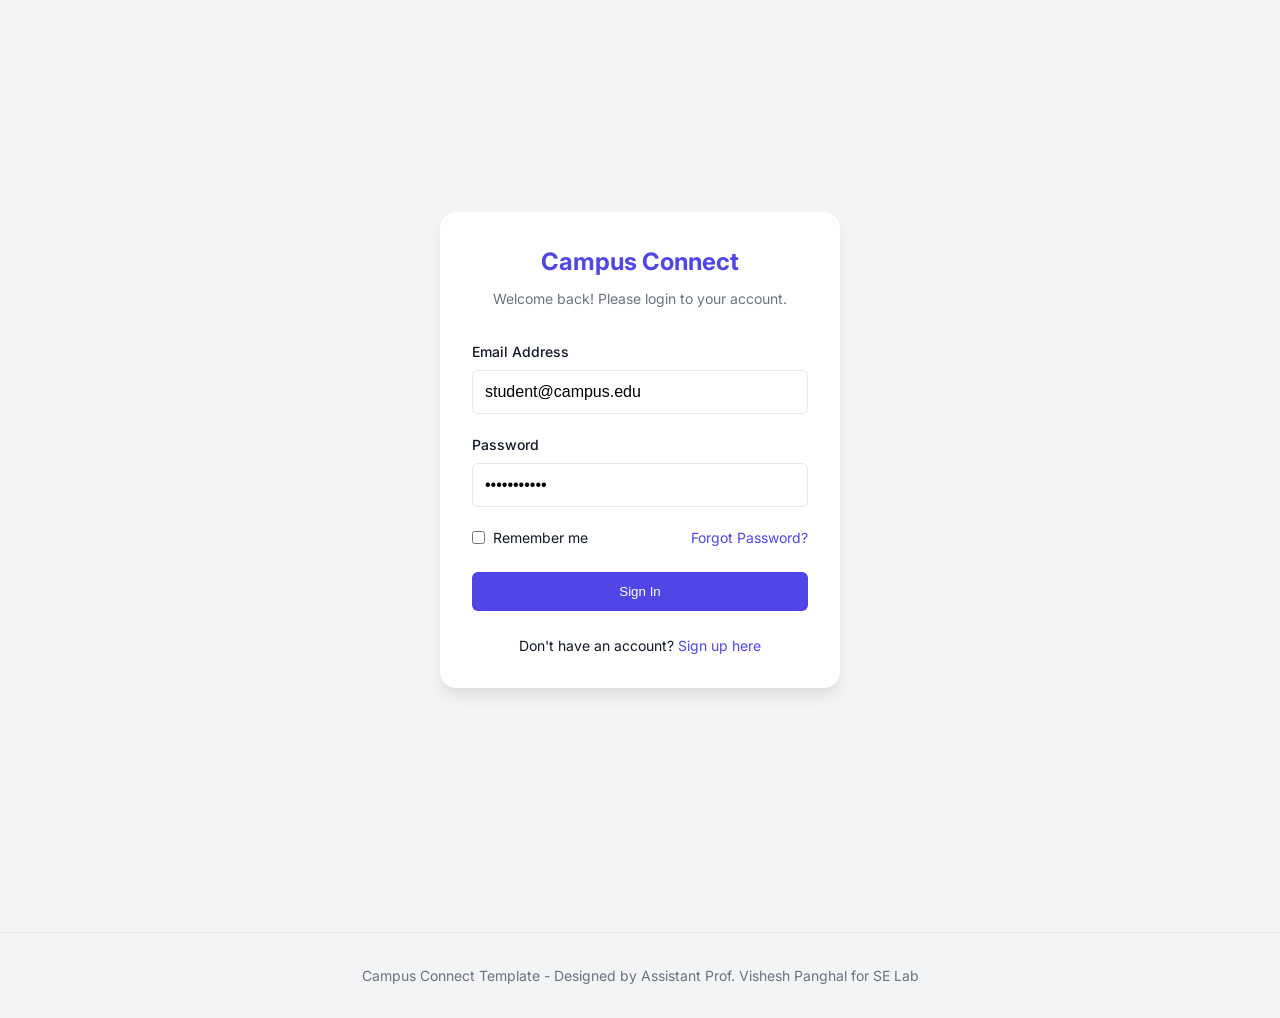
<file: campus_connect_templates/index.html>
<!DOCTYPE html>
<!-- SE Lab Template provided by Assistant Prof. Vishesh Panghal -->
<html lang="en">
<head>
    <meta charset="UTF-8">
    <meta name="viewport" content="width=device-width, initial-scale=1.0">
    <title>Campus Connect - Login</title>
    <link rel="stylesheet" href="style.css">
    <link href="https://fonts.googleapis.com/css2?family=Inter:wght@400;500;600;700&display=swap" rel="stylesheet">
    <script src="script.js" defer></script>
</head>
<body>
    <div class="auth-container">
        <div class="auth-card">
            <div class="auth-header">
                <h1>Campus Connect</h1>
                <p>Welcome back! Please login to your account.</p>
            </div>

            <div class="message-box" data-testid="message-box" hidden></div>
            
            <form id="loginForm" class="auth-form">
                <div class="form-group">
                    <label for="email">Email Address</label>
                    <input type="email" id="email" name="email" value="student@campus.edu" placeholder="student@campus.edu" required data-testid="email-input">
                    <span class="error-message" id="emailError">Please enter a valid email.</span>
                </div>
                
                <div class="form-group">
                    <label for="password">Password</label>
                    <input type="password" id="password" name="password" value="password123" placeholder="••••••••" required minlength="8" data-testid="password-input">
                    <span class="error-message" id="passwordError">Password must be at least 8 characters.</span>
                </div>
                
                <div class="form-actions">
                    <div class="checkbox-group">
                        <input type="checkbox" id="remember" name="remember" data-testid="remember-checkbox">
                        <label for="remember">Remember me</label>
                    </div>
                    <a href="#" class="forgot-link">Forgot Password?</a>
                </div>
                
                <button type="submit" class="btn btn-primary btn-block" data-testid="login-button">Sign In</button>
                
                <div class="auth-footer">
                    <p>Don't have an account? <a href="#" id="showRegister" data-testid="show-register">Sign up here</a></p>
                </div>
            </form>

            <form id="registerForm" class="auth-form" hidden>
                <div class="form-group">
                    <label for="fullName">Full Name</label>
                    <input type="text" id="fullName" name="fullName" placeholder="Student Name" required data-testid="register-name">
                </div>

                <div class="form-group">
                    <label for="registerEmail">Email Address</label>
                    <input type="email" id="registerEmail" name="registerEmail" placeholder="newstudent@campus.edu" required data-testid="register-email">
                </div>

                <div class="form-group">
                    <label for="registerPassword">Password</label>
                    <input type="password" id="registerPassword" name="registerPassword" placeholder="Minimum 8 characters" required minlength="8" data-testid="register-password">
                </div>

                <button type="submit" class="btn btn-primary btn-block" data-testid="register-button">Create Account</button>

                <div class="auth-footer">
                    <p>Already registered? <a href="#" id="showLogin" data-testid="show-login">Back to login</a></p>
                </div>
            </form>
        </div>
    </div>

    <!-- Forgot Password Modal -->
    <div id="forgotModal" class="modal" aria-hidden="true">
        <div class="modal-content card">
            <div class="modal-header">
                <h2>Reset Password</h2>
                <span class="close" data-testid="close-forgot-modal">&times;</span>
            </div>
            <p style="color: var(--text-muted); font-size: 0.875rem; margin-bottom: 1rem;">
                Enter your registered campus email to receive instructions to reset your account password.
            </p>
            <form id="forgotForm" class="auth-form">
                <div class="form-group">
                    <label for="resetEmail">Campus Email</label>
                    <input type="email" id="resetEmail" name="resetEmail" placeholder="student@campus.edu" required>
                </div>
                <button type="submit" class="btn btn-primary btn-block">Send Reset Link</button>
            </form>
        </div>
    </div>

    <footer class="site-footer">
        <p>Campus Connect Template - Designed by Assistant Prof. Vishesh Panghal for SE Lab</p>
    </footer>
</body>
</html>
</file>
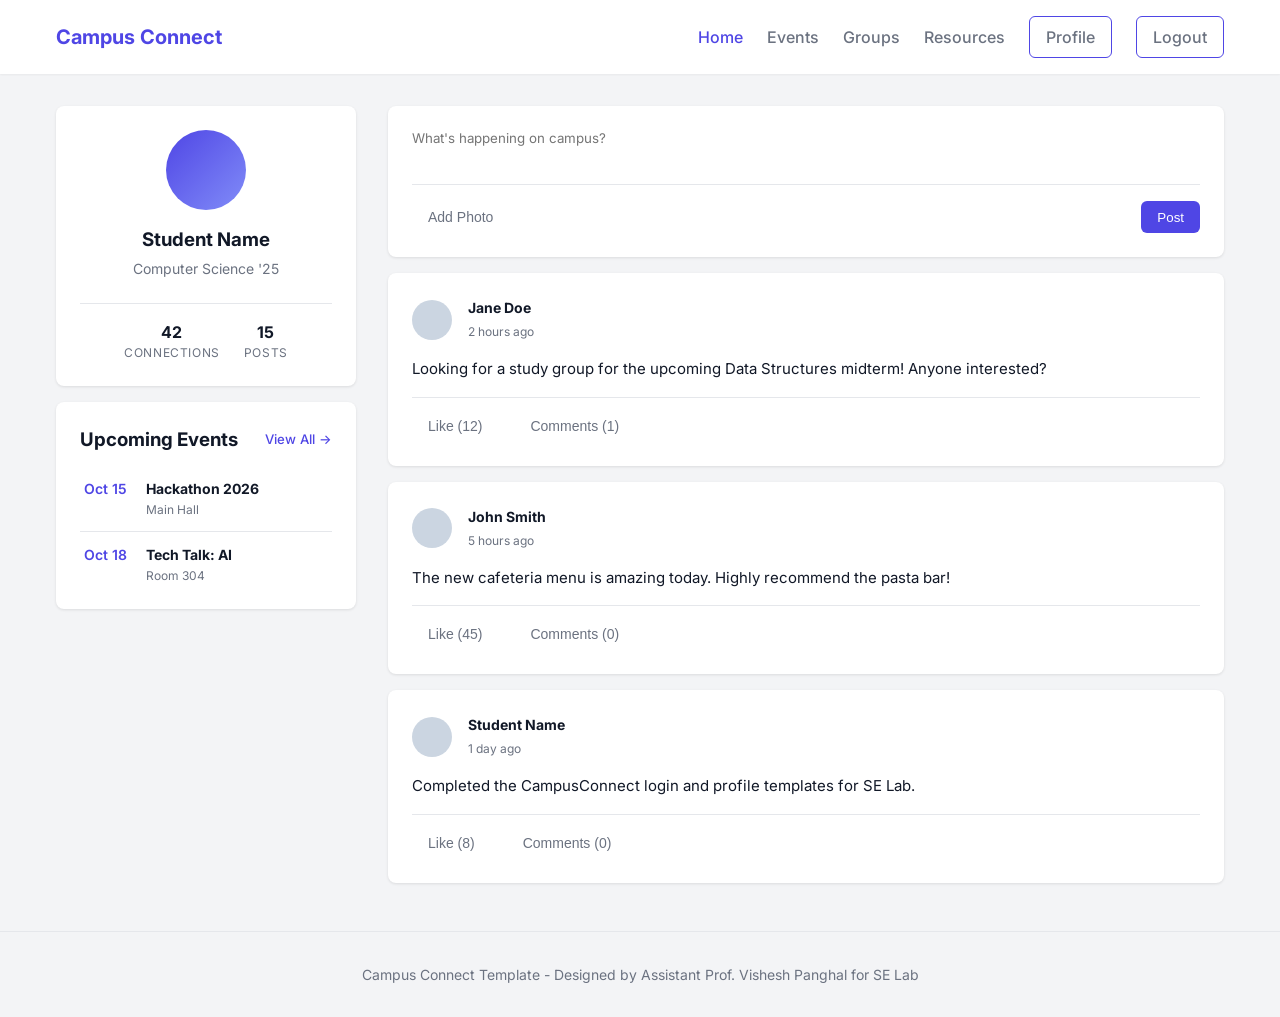
<file: campus_connect_templates/dashboard.html>
<!DOCTYPE html>
<!-- SE Lab Template provided by Assistant Prof. Vishesh Panghal -->
<html lang="en">
<head>
    <meta charset="UTF-8">
    <meta name="viewport" content="width=device-width, initial-scale=1.0">
    <title>Campus Connect - Dashboard</title>
    <link rel="stylesheet" href="style.css">
    <link href="https://fonts.googleapis.com/css2?family=Inter:wght@400;500;600;700&display=swap" rel="stylesheet">
    <script src="script.js" defer></script>
</head>
<body class="bg-light">
    <nav class="navbar">
        <div class="nav-container">
            <h2 class="logo">Campus Connect</h2>
            <div class="nav-links">
                <a href="dashboard.html" class="active">Home</a>
                <a href="events.html" data-testid="nav-events">Events</a>
                <a href="groups.html" data-testid="nav-groups">Groups</a>
                <a href="resources.html" data-testid="nav-resources">Resources</a>
                <a href="profile.html" class="btn btn-outline" data-testid="nav-profile">Profile</a>
                <a href="index.html" class="btn btn-outline" data-testid="nav-logout">Logout</a>
            </div>
        </div>
    </nav>

    <main class="dashboard-container">
        <!-- Sidebar -->
        <aside class="sidebar">
            <div class="card profile-summary">
                <div class="avatar-placeholder"></div>
                <h3 data-current-user>Student Name</h3>
                <p data-current-department>Computer Science '25</p>
                <div class="stats">
                    <div><strong>42</strong><span>Connections</span></div>
                    <div><strong>15</strong><span>Posts</span></div>
                </div>
            </div>
            
            <div class="card upcoming-events">
                <div style="display: flex; justify-content: space-between; align-items: center; margin-bottom: 0.75rem;">
                    <h3>Upcoming Events</h3>
                    <a href="events.html" style="font-size: 0.825rem; font-weight: 500;">View All &rarr;</a>
                </div>
                <ul class="event-list" data-testid="event-list">
                    <li>
                        <div class="event-date">Oct 15</div>
                        <div class="event-details">
                            <h4>Hackathon 2026</h4>
                            <p>Main Hall</p>
                        </div>
                    </li>
                    <li>
                        <div class="event-date">Oct 18</div>
                        <div class="event-details">
                            <h4>Tech Talk: AI</h4>
                            <p>Room 304</p>
                        </div>
                    </li>
                </ul>
            </div>
        </aside>

        <!-- Main Feed -->
        <section class="feed">
            <div class="message-box" data-testid="message-box" hidden></div>

            <div class="card create-post">
                <form id="postForm">
                    <textarea placeholder="What's happening on campus?" required data-testid="post-input"></textarea>
                    <div class="post-actions">
                        <button type="button" class="btn btn-text">Add Photo</button>
                        <button type="submit" class="btn btn-primary" data-testid="post-submit">Post</button>
                    </div>
                </form>
            </div>

            <div class="post-feed" data-testid="post-feed">
                <!-- Posts are rendered from script.js mock data. -->
            </div>
        </section>
    </main>

    <footer class="site-footer">
        <p>Campus Connect Template - Designed by Assistant Prof. Vishesh Panghal for SE Lab</p>
    </footer>
</body>
</html>
</file>
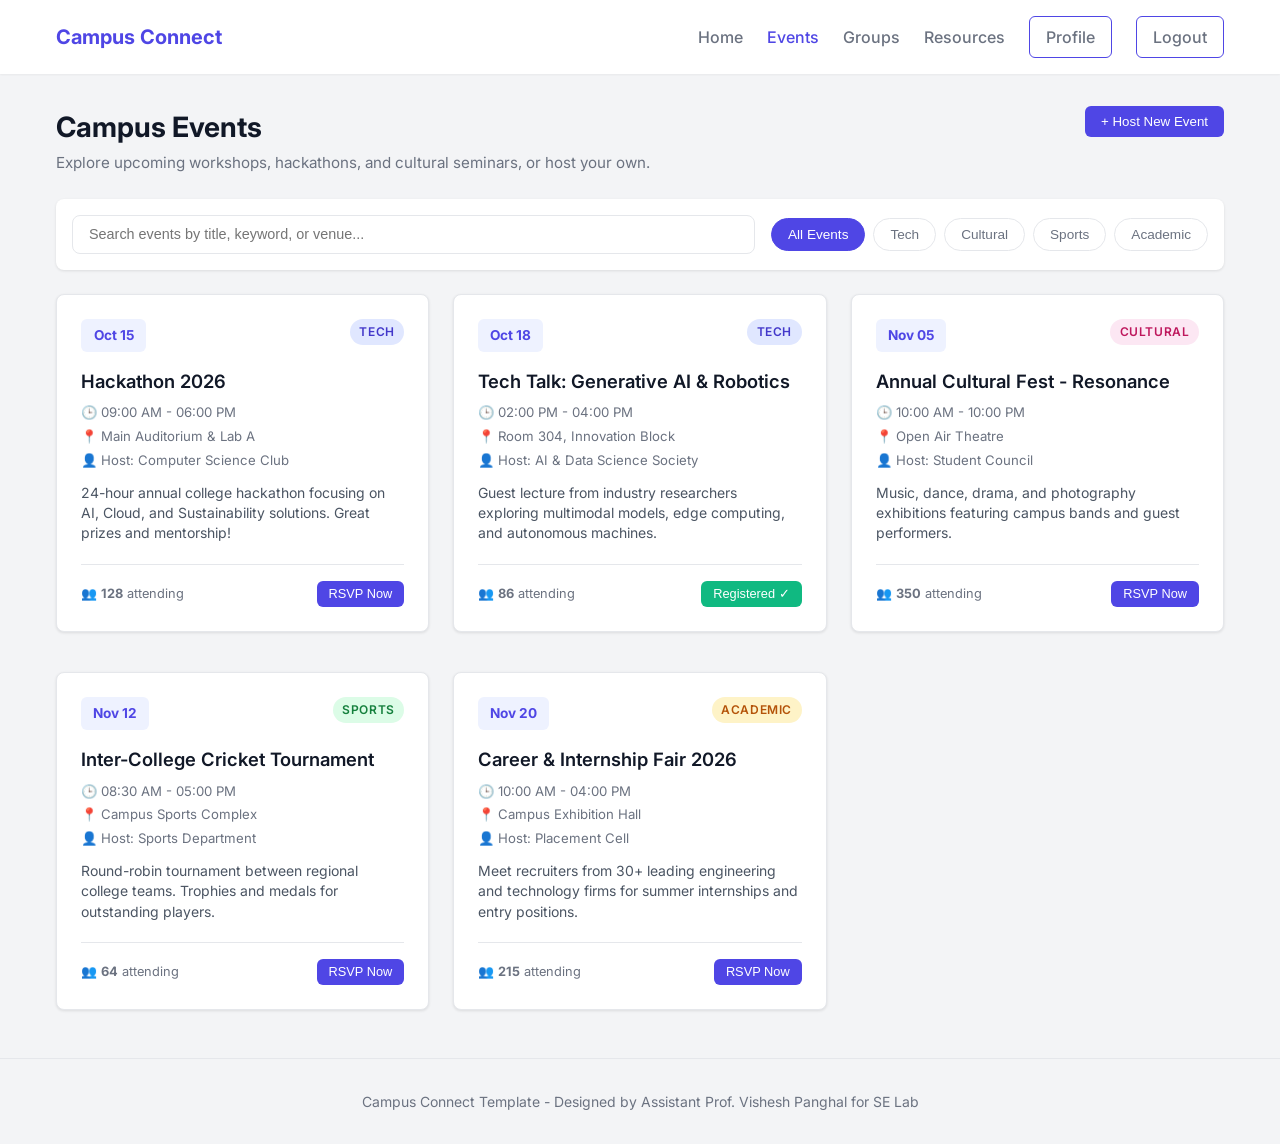
<file: campus_connect_templates/events.html>
<!DOCTYPE html>
<!-- SE Lab Template provided by Assistant Prof. Vishesh Panghal -->
<html lang="en">
<head>
    <meta charset="UTF-8">
    <meta name="viewport" content="width=device-width, initial-scale=1.0">
    <title>Campus Connect - Events</title>
    <link rel="stylesheet" href="style.css">
    <link href="https://fonts.googleapis.com/css2?family=Inter:wght@400;500;600;700&display=swap" rel="stylesheet">
    <script src="script.js" defer></script>
</head>
<body class="bg-light">
    <nav class="navbar">
        <div class="nav-container">
            <h2 class="logo">Campus Connect</h2>
            <div class="nav-links">
                <a href="dashboard.html">Home</a>
                <a href="events.html" class="active" data-testid="nav-events">Events</a>
                <a href="groups.html" data-testid="nav-groups">Groups</a>
                <a href="resources.html" data-testid="nav-resources">Resources</a>
                <a href="profile.html" class="btn btn-outline" data-testid="nav-profile">Profile</a>
                <a href="index.html" class="btn btn-outline" data-testid="nav-logout">Logout</a>
            </div>
        </div>
    </nav>

    <main class="full-container">
        <div class="message-box" data-testid="message-box" hidden></div>

        <div class="page-header">
            <div>
                <h1>Campus Events</h1>
                <p>Explore upcoming workshops, hackathons, and cultural seminars, or host your own.</p>
            </div>
            <div>
                <button class="btn btn-primary" data-testid="create-event-btn">+ Host New Event</button>
            </div>
        </div>

        <div class="filter-bar card" style="padding: 1rem;">
            <div class="search-input-wrapper">
                <input type="text" class="search-input" placeholder="Search events by title, keyword, or venue..." data-testid="event-search">
            </div>
            <div class="filter-pills">
                <button class="pill-btn active" data-category="all">All Events</button>
                <button class="pill-btn" data-category="Tech">Tech</button>
                <button class="pill-btn" data-category="Cultural">Cultural</button>
                <button class="pill-btn" data-category="Sports">Sports</button>
                <button class="pill-btn" data-category="Academic">Academic</button>
            </div>
        </div>

        <section class="cards-grid" data-testid="events-grid">
            <!-- Rendered dynamically by script.js -->
        </section>
    </main>

    <!-- Create Event Modal -->
    <div id="createEventModal" class="modal" aria-hidden="true">
        <div class="modal-content card">
            <div class="modal-header">
                <h2>Host a Campus Event</h2>
                <span class="close" data-testid="close-event-modal">&times;</span>
            </div>
            <form id="eventForm" class="auth-form">
                <div class="form-group">
                    <label for="eventTitle">Event Title</label>
                    <input type="text" id="eventTitle" name="eventTitle" placeholder="e.g. AI & Cloud Workshop 2026" required>
                </div>
                <div class="form-group">
                    <label for="eventCategory">Category</label>
                    <select id="eventCategory" name="eventCategory" style="width: 100%; padding: 0.75rem; border: 1px solid var(--border-color); border-radius: 0.375rem;">
                        <option value="Tech">Tech</option>
                        <option value="Cultural">Cultural</option>
                        <option value="Sports">Sports</option>
                        <option value="Academic">Academic</option>
                    </select>
                </div>
                <div class="form-group">
                    <label for="eventDate">Date</label>
                    <input type="text" id="eventDate" name="eventDate" placeholder="e.g. Oct 28 or October 28, 2026" required>
                </div>
                <div class="form-group">
                    <label for="eventTime">Time & Duration</label>
                    <input type="text" id="eventTime" name="eventTime" placeholder="e.g. 10:00 AM - 02:00 PM" required>
                </div>
                <div class="form-group">
                    <label for="eventLocation">Campus Venue / Location</label>
                    <input type="text" id="eventLocation" name="eventLocation" placeholder="e.g. Auditorium Hall B" required>
                </div>
                <div class="form-group">
                    <label for="eventDescription">Description & Highlights</label>
                    <textarea id="eventDescription" name="eventDescription" rows="3" placeholder="Brief details about the event, speakers, agenda..." required></textarea>
                </div>
                <button type="submit" class="btn btn-primary btn-block">Publish Event</button>
            </form>
        </div>
    </div>

    <footer class="site-footer">
        <p>Campus Connect Template - Designed by Assistant Prof. Vishesh Panghal for SE Lab</p>
    </footer>
</body>
</html>
</file>
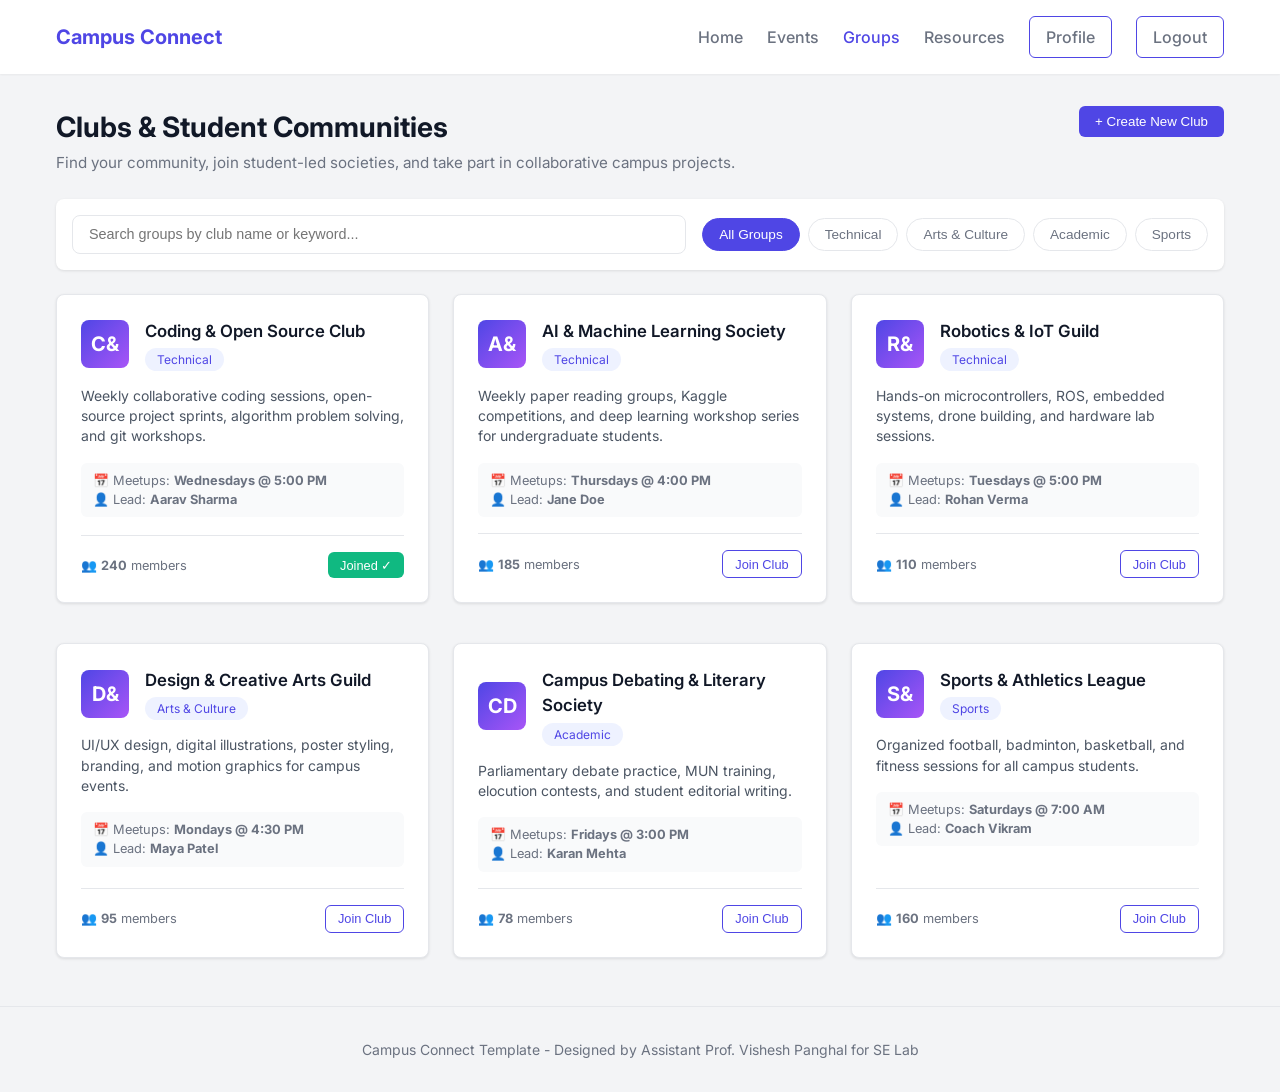
<file: campus_connect_templates/groups.html>
<!DOCTYPE html>
<!-- SE Lab Template provided by Assistant Prof. Vishesh Panghal -->
<html lang="en">
<head>
    <meta charset="UTF-8">
    <meta name="viewport" content="width=device-width, initial-scale=1.0">
    <title>Campus Connect - Groups</title>
    <link rel="stylesheet" href="style.css">
    <link href="https://fonts.googleapis.com/css2?family=Inter:wght@400;500;600;700&display=swap" rel="stylesheet">
    <script src="script.js" defer></script>
</head>
<body class="bg-light">
    <nav class="navbar">
        <div class="nav-container">
            <h2 class="logo">Campus Connect</h2>
            <div class="nav-links">
                <a href="dashboard.html">Home</a>
                <a href="events.html">Events</a>
                <a href="groups.html" class="active" data-testid="nav-groups">Groups</a>
                <a href="resources.html" data-testid="nav-resources">Resources</a>
                <a href="profile.html" class="btn btn-outline" data-testid="nav-profile">Profile</a>
                <a href="index.html" class="btn btn-outline" data-testid="nav-logout">Logout</a>
            </div>
        </div>
    </nav>

    <main class="full-container">
        <div class="message-box" data-testid="message-box" hidden></div>

        <div class="page-header">
            <div>
                <h1>Clubs & Student Communities</h1>
                <p>Find your community, join student-led societies, and take part in collaborative campus projects.</p>
            </div>
            <div>
                <button class="btn btn-primary" data-testid="create-group-btn">+ Create New Club</button>
            </div>
        </div>

        <div class="filter-bar card" style="padding: 1rem;">
            <div class="search-input-wrapper">
                <input type="text" class="search-input" placeholder="Search groups by club name or keyword..." data-testid="group-search">
            </div>
            <div class="filter-pills">
                <button class="pill-btn active" data-category="all">All Groups</button>
                <button class="pill-btn" data-category="Technical">Technical</button>
                <button class="pill-btn" data-category="Arts & Culture">Arts & Culture</button>
                <button class="pill-btn" data-category="Academic">Academic</button>
                <button class="pill-btn" data-category="Sports">Sports</button>
            </div>
        </div>

        <section class="cards-grid" data-testid="groups-grid">
            <!-- Rendered dynamically by script.js -->
        </section>
    </main>

    <!-- Create Group Modal -->
    <div id="createGroupModal" class="modal" aria-hidden="true">
        <div class="modal-content card">
            <div class="modal-header">
                <h2>Create a Student Group</h2>
                <span class="close" data-testid="close-group-modal">&times;</span>
            </div>
            <form id="groupForm" class="auth-form">
                <div class="form-group">
                    <label for="groupName">Club / Organization Name</label>
                    <input type="text" id="groupName" name="groupName" placeholder="e.g. Web Development Circle" required>
                </div>
                <div class="form-group">
                    <label for="groupCategory">Category</label>
                    <select id="groupCategory" name="groupCategory" style="width: 100%; padding: 0.75rem; border: 1px solid var(--border-color); border-radius: 0.375rem;">
                        <option value="Technical">Technical</option>
                        <option value="Arts & Culture">Arts & Culture</option>
                        <option value="Academic">Academic</option>
                        <option value="Sports">Sports</option>
                    </select>
                </div>
                <div class="form-group">
                    <label for="groupMeeting">Regular Meetup Schedule</label>
                    <input type="text" id="groupMeeting" name="groupMeeting" placeholder="e.g. Every Friday @ 4:00 PM" required>
                </div>
                <div class="form-group">
                    <label for="groupDescription">Mission & Description</label>
                    <textarea id="groupDescription" name="groupDescription" rows="3" placeholder="Tell students about activities, projects, and goals..." required></textarea>
                </div>
                <button type="submit" class="btn btn-primary btn-block">Register Club</button>
            </form>
        </div>
    </div>

    <footer class="site-footer">
        <p>Campus Connect Template - Designed by Assistant Prof. Vishesh Panghal for SE Lab</p>
    </footer>
</body>
</html>
</file>
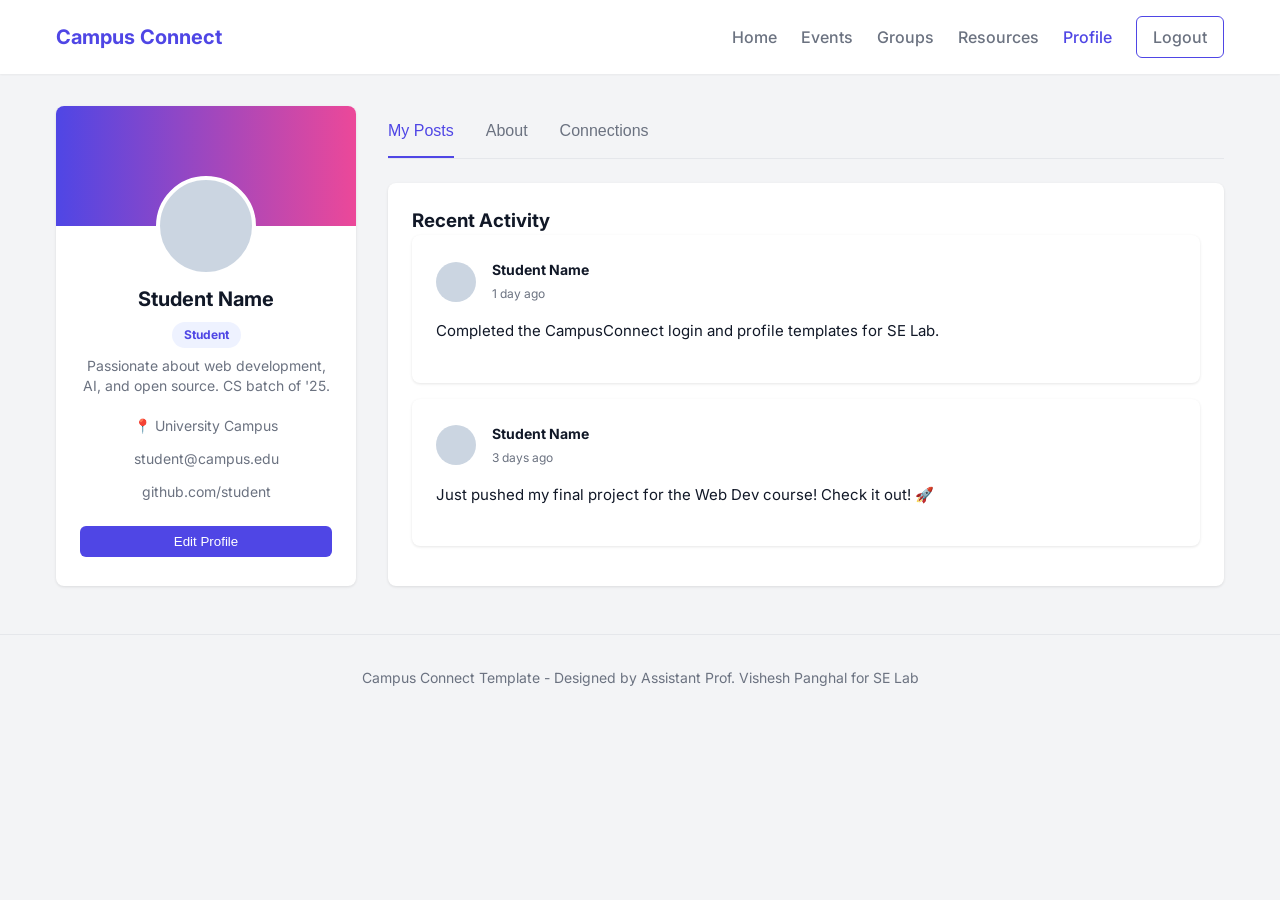
<file: campus_connect_templates/profile.html>
<!DOCTYPE html>
<!-- SE Lab Template provided by Assistant Prof. Vishesh Panghal -->
<html lang="en">
<head>
    <meta charset="UTF-8">
    <meta name="viewport" content="width=device-width, initial-scale=1.0">
    <title>Campus Connect - Profile</title>
    <link rel="stylesheet" href="style.css">
    <link href="https://fonts.googleapis.com/css2?family=Inter:wght@400;500;600;700&display=swap" rel="stylesheet">
    <script src="script.js" defer></script>
</head>
<body class="bg-light">
    <nav class="navbar">
        <div class="nav-container">
            <h2 class="logo">Campus Connect</h2>
            <div class="nav-links">
                <a href="dashboard.html">Home</a>
                <a href="events.html" data-testid="nav-events">Events</a>
                <a href="groups.html" data-testid="nav-groups">Groups</a>
                <a href="resources.html" data-testid="nav-resources">Resources</a>
                <a href="profile.html" class="active" data-testid="nav-profile">Profile</a>
                <a href="index.html" class="btn btn-outline" data-testid="nav-logout">Logout</a>
            </div>
        </div>
    </nav>

    <main class="dashboard-container">
        <div class="message-box" data-testid="message-box" hidden></div>

        <!-- Main Profile Info -->
        <section class="profile-main card">
            <div class="profile-header-bg"></div>
            <div class="profile-details-wrapper">
                <div class="avatar-large"></div>
                <div class="profile-info">
                    <h2><span data-testid="profile-name">Student Name</span> <span class="badge">Student</span></h2>
                    <p class="bio" data-testid="profile-bio">Passionate about web development, AI, and open source. CS batch of '25.</p>
                    <ul class="profile-meta">
                        <li>📍 University Campus</li>
                        <li data-testid="profile-email">student@campus.edu</li>
                        <li data-testid="profile-github">github.com/student</li>
                    </ul>
                </div>
                <button class="btn btn-primary edit-profile-btn" data-testid="edit-profile-btn">Edit Profile</button>
            </div>
        </section>

        <!-- Profile Tabs -->
        <section class="profile-content">
            <div class="tabs">
                <button class="tab active" data-testid="tab-posts" data-target-panel="panel-posts">My Posts</button>
                <button class="tab" data-testid="tab-about" data-target-panel="panel-about">About</button>
                <button class="tab" data-testid="tab-connections" data-target-panel="panel-connections">Connections</button>
            </div>
            
            <!-- Posts Panel -->
            <div id="panel-posts" class="card tab-panel active">
                <h3>Recent Activity</h3>
                <div class="post-feed">
                    <div class="card post">
                        <div class="post-header">
                            <div class="avatar-small"></div>
                            <div class="post-meta">
                                <h4>Student Name</h4>
                                <span>1 day ago</span>
                            </div>
                        </div>
                        <div class="post-content">
                            <p>Completed the CampusConnect login and profile templates for SE Lab.</p>
                        </div>
                    </div>
                    <div class="card post">
                        <div class="post-header">
                            <div class="avatar-small"></div>
                            <div class="post-meta">
                                <h4>Student Name</h4>
                                <span>3 days ago</span>
                            </div>
                        </div>
                        <div class="post-content">
                            <p>Just pushed my final project for the Web Dev course! Check it out! 🚀</p>
                        </div>
                    </div>
                </div>
            </div>

            <!-- About Panel -->
            <div id="panel-about" class="card tab-panel">
                <h3>About & Academic Info</h3>
                <div class="about-grid">
                    <div class="info-group">
                        <h4>Academic Department</h4>
                        <p>Computer Science & Engineering</p>
                        <h4>Degree & Graduation</h4>
                        <p>B.Tech in CSE — Class of 2025</p>
                        <h4>Student ID</h4>
                        <p>CC-2022-CSE-0142</p>
                    </div>
                    <div class="info-group">
                        <h4>Enrolled Courses</h4>
                        <p>Software Engineering Lab (CS302)<br>Machine Learning (CS305)<br>Database Management Systems (CS204)</p>
                        <h4>Technical Skills</h4>
                        <div class="skills-wrapper">
                            <span class="skill-tag">JavaScript</span>
                            <span class="skill-tag">HTML5 / CSS3</span>
                            <span class="skill-tag">Python</span>
                            <span class="skill-tag">Node.js</span>
                            <span class="skill-tag">Git & CI/CD</span>
                            <span class="skill-tag">React</span>
                        </div>
                    </div>
                </div>
            </div>

            <!-- Connections Panel -->
            <div id="panel-connections" class="card tab-panel">
                <div style="display: flex; justify-content: space-between; align-items: center; margin-bottom: 1rem;">
                    <h3>Campus Connections (4)</h3>
                    <span style="font-size: 0.85rem; color: var(--text-muted);">42 Total Network Members</span>
                </div>
                <div class="connections-grid">
                    <div class="connection-card">
                        <div class="connection-avatar"></div>
                        <h4 class="connection-name">Jane Doe</h4>
                        <p class="connection-dept">AI&DS '26</p>
                        <button class="btn btn-sm btn-primary btn-connect-toggle">Connected ✓</button>
                    </div>
                    <div class="connection-card">
                        <div class="connection-avatar" style="background: linear-gradient(135deg, #10B981, #3B82F6);"></div>
                        <h4 class="connection-name">John Smith</h4>
                        <p class="connection-dept">Computer Science '25</p>
                        <button class="btn btn-sm btn-primary btn-connect-toggle">Connected ✓</button>
                    </div>
                    <div class="connection-card">
                        <div class="connection-avatar" style="background: linear-gradient(135deg, #F59E0B, #EF4444);"></div>
                        <h4 class="connection-name">Alex Rivera</h4>
                        <p class="connection-dept">ECE '25</p>
                        <button class="btn btn-sm btn-outline btn-connect-toggle">Connect</button>
                    </div>
                    <div class="connection-card">
                        <div class="connection-avatar" style="background: linear-gradient(135deg, #8B5CF6, #EC4899);"></div>
                        <h4 class="connection-name">Priya Sharma</h4>
                        <p class="connection-dept">Data Science '26</p>
                        <button class="btn btn-sm btn-outline btn-connect-toggle">Connect</button>
                    </div>
                </div>
            </div>
        </section>
    </main>

    <!-- Edit Profile Modal -->
    <div id="editModal" class="modal" data-testid="edit-modal" aria-hidden="true">
        <div class="modal-content card">
            <div class="modal-header">
                <h2>Edit Profile</h2>
                <span class="close" data-testid="close-modal">&times;</span>
            </div>
            <form id="profileForm" class="auth-form">
                <div class="form-group">
                    <label for="fullName">Full Name</label>
                    <input type="text" id="fullName" name="fullName" value="Student Name" required data-testid="edit-name">
                </div>
                <div class="form-group">
                    <label for="bio">Bio</label>
                    <textarea id="bio" name="bio" rows="3" data-testid="edit-bio">Passionate about web development, AI, and open source. CS batch of '25.</textarea>
                </div>
                <div class="form-actions" style="margin-top: 1rem;">
                    <button type="submit" class="btn btn-primary" data-testid="save-profile-btn">Save Changes</button>
                </div>
            </form>
        </div>
    </div>

    <footer class="site-footer">
        <p>Campus Connect Template - Designed by Assistant Prof. Vishesh Panghal for SE Lab</p>
    </footer>
</body>
</html>
</file>
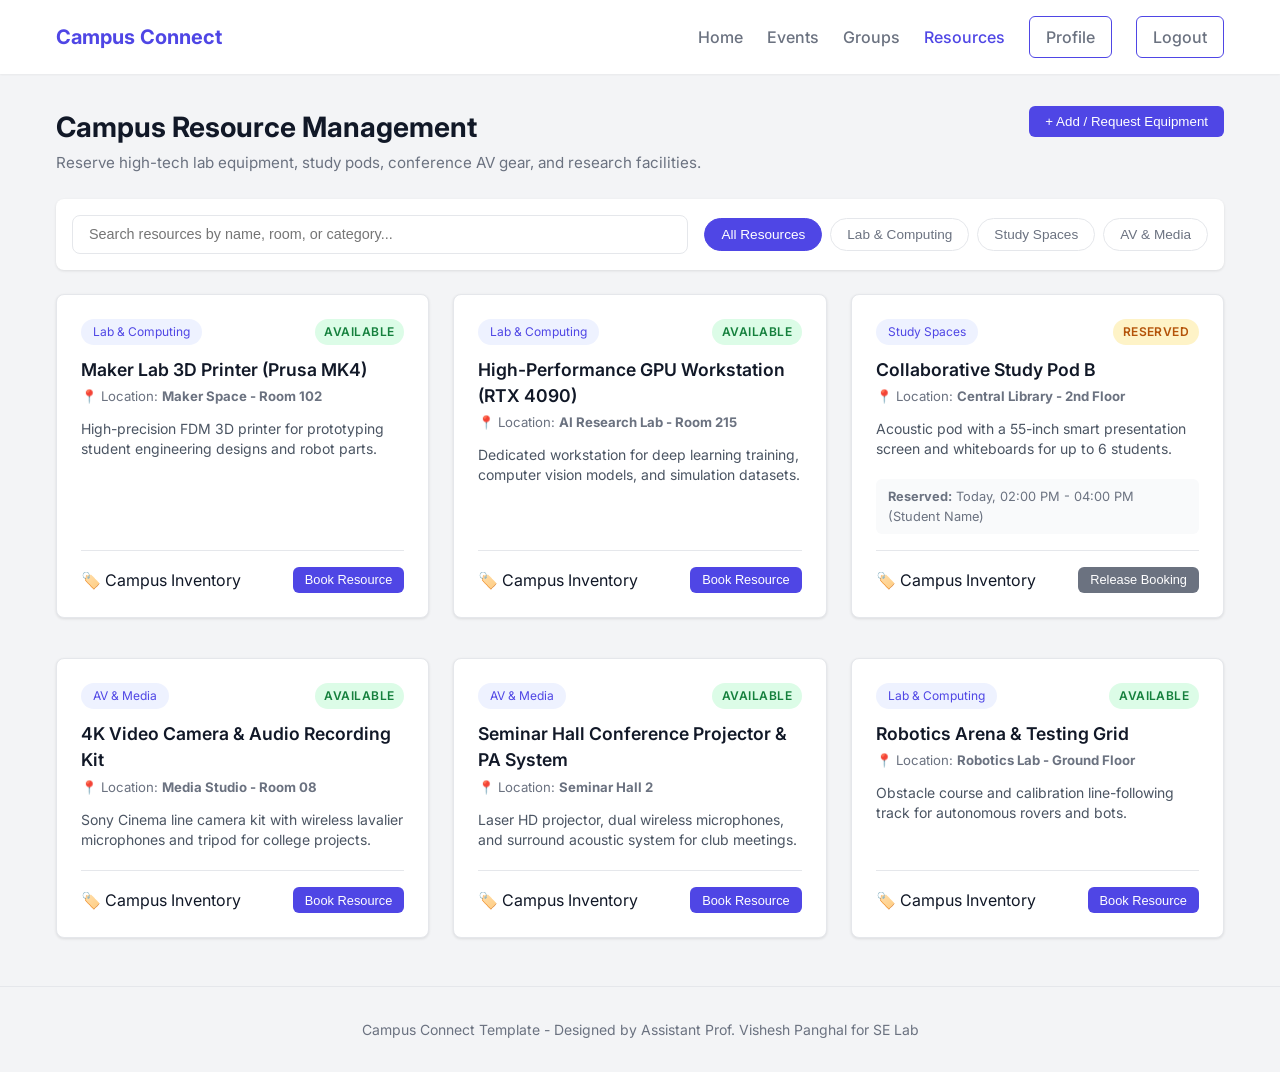
<file: campus_connect_templates/resources.html>
<!DOCTYPE html>
<!-- SE Lab Template provided by Assistant Prof. Vishesh Panghal -->
<html lang="en">
<head>
    <meta charset="UTF-8">
    <meta name="viewport" content="width=device-width, initial-scale=1.0">
    <title>Campus Connect - Resources</title>
    <link rel="stylesheet" href="style.css">
    <link href="https://fonts.googleapis.com/css2?family=Inter:wght@400;500;600;700&display=swap" rel="stylesheet">
    <script src="script.js" defer></script>
</head>
<body class="bg-light">
    <nav class="navbar">
        <div class="nav-container">
            <h2 class="logo">Campus Connect</h2>
            <div class="nav-links">
                <a href="dashboard.html">Home</a>
                <a href="events.html">Events</a>
                <a href="groups.html">Groups</a>
                <a href="resources.html" class="active" data-testid="nav-resources">Resources</a>
                <a href="profile.html" class="btn btn-outline" data-testid="nav-profile">Profile</a>
                <a href="index.html" class="btn btn-outline" data-testid="nav-logout">Logout</a>
            </div>
        </div>
    </nav>

    <main class="full-container">
        <div class="message-box" data-testid="message-box" hidden></div>

        <div class="page-header">
            <div>
                <h1>Campus Resource Management</h1>
                <p>Reserve high-tech lab equipment, study pods, conference AV gear, and research facilities.</p>
            </div>
            <div>
                <button class="btn btn-primary" data-testid="request-resource-btn">+ Add / Request Equipment</button>
            </div>
        </div>

        <div class="filter-bar card" style="padding: 1rem;">
            <div class="search-input-wrapper">
                <input type="text" class="search-input" placeholder="Search resources by name, room, or category..." data-testid="resource-search">
            </div>
            <div class="filter-pills">
                <button class="pill-btn active" data-category="all">All Resources</button>
                <button class="pill-btn" data-category="Lab & Computing">Lab & Computing</button>
                <button class="pill-btn" data-category="Study Spaces">Study Spaces</button>
                <button class="pill-btn" data-category="AV & Media">AV & Media</button>
            </div>
        </div>

        <section class="cards-grid" data-testid="resources-grid">
            <!-- Rendered dynamically by script.js -->
        </section>
    </main>

    <!-- Book Resource Modal -->
    <div id="bookResourceModal" class="modal" aria-hidden="true">
        <div class="modal-content card">
            <div class="modal-header">
                <h2>Reserve: <span id="bookResourceName" style="color: var(--primary);"></span></h2>
                <span class="close" data-testid="close-book-modal">&times;</span>
            </div>
            <form id="bookForm" class="auth-form">
                <div class="form-group">
                    <label for="bookDate">Reservation Date</label>
                    <input type="text" id="bookDate" name="bookDate" placeholder="e.g. Oct 16, 2026 or Today" required>
                </div>
                <div class="form-group">
                    <label for="bookSlot">Available Time Slot</label>
                    <select id="bookSlot" name="bookSlot" style="width: 100%; padding: 0.75rem; border: 1px solid var(--border-color); border-radius: 0.375rem;">
                        <option value="09:00 AM - 11:00 AM">09:00 AM - 11:00 AM</option>
                        <option value="11:00 AM - 01:00 PM">11:00 AM - 01:00 PM</option>
                        <option value="02:00 PM - 04:00 PM">02:00 PM - 04:00 PM</option>
                        <option value="04:00 PM - 06:00 PM">04:00 PM - 06:00 PM</option>
                    </select>
                </div>
                <div class="form-group">
                    <label for="bookPurpose">Purpose / Course Project</label>
                    <input type="text" id="bookPurpose" name="bookPurpose" placeholder="e.g. SE Lab Project or ML Model Training" required>
                </div>
                <button type="submit" class="btn btn-primary btn-block">Confirm Reservation</button>
            </form>
        </div>
    </div>

    <!-- Request Resource Modal -->
    <div id="requestResourceModal" class="modal" aria-hidden="true">
        <div class="modal-content card">
            <div class="modal-header">
                <h2>Request New Resource</h2>
                <span class="close" data-testid="close-request-modal">&times;</span>
            </div>
            <form id="requestForm" class="auth-form">
                <div class="form-group">
                    <label for="reqName">Resource / Equipment Name</label>
                    <input type="text" id="reqName" name="reqName" placeholder="e.g. Oscilloscope Kit or VR Headset" required>
                </div>
                <div class="form-group">
                    <label for="reqCategory">Category</label>
                    <select id="reqCategory" name="reqCategory" style="width: 100%; padding: 0.75rem; border: 1px solid var(--border-color); border-radius: 0.375rem;">
                        <option value="Lab & Computing">Lab & Computing</option>
                        <option value="Study Spaces">Study Spaces</option>
                        <option value="AV & Media">AV & Media</option>
                    </select>
                </div>
                <div class="form-group">
                    <label for="reqLocation">Lab Room / Building Location</label>
                    <input type="text" id="reqLocation" name="reqLocation" placeholder="e.g. Hardware Lab 104" required>
                </div>
                <div class="form-group">
                    <label for="reqDesc">Specifications & Notes</label>
                    <textarea id="reqDesc" name="reqDesc" rows="3" placeholder="Description of capabilities, safety guidelines, and specs..." required></textarea>
                </div>
                <button type="submit" class="btn btn-primary btn-block">Submit to Resource Inventory</button>
            </form>
        </div>
    </div>

    <footer class="site-footer">
        <p>Campus Connect Template - Designed by Assistant Prof. Vishesh Panghal for SE Lab</p>
    </footer>
</body>
</html>
</file>
<file: campus_connect_templates/style.css>
:root {
    --primary: #4F46E5;
    --primary-hover: #4338CA;
    --bg-color: #F3F4F6;
    --card-bg: #FFFFFF;
    --text-main: #111827;
    --text-muted: #6B7280;
    --border-color: #E5E7EB;
    --error: #EF4444;
}

* {
    box-sizing: border-box;
    margin: 0;
    padding: 0;
}

body {
    font-family: 'Inter', sans-serif;
    background-color: var(--bg-color);
    color: var(--text-main);
    line-height: 1.5;
    overflow-x: hidden;
}

.bg-light { background-color: var(--bg-color); }

a { text-decoration: none; color: var(--primary); }
a:hover { text-decoration: underline; }

/* Buttons */
.btn {
    display: inline-block;
    padding: 0.5rem 1rem;
    border-radius: 0.375rem;
    font-weight: 500;
    text-align: center;
    cursor: pointer;
    border: none;
    transition: all 0.2s;
}

.btn-primary { background-color: var(--primary); color: white; }
.btn-primary:hover { background-color: var(--primary-hover); text-decoration: none; }
.btn-outline { border: 1px solid var(--primary); color: var(--primary); background: transparent; }
.btn-outline:hover { background: var(--primary); color: white; text-decoration: none; }
.btn-text { background: transparent; color: var(--text-muted); font-size: 0.875rem; }
.btn-text:hover { color: var(--primary); }
.btn-block { display: block; width: 100%; padding: 0.75rem; }

/* Cards */
.card {
    background: var(--card-bg);
    border-radius: 0.5rem;
    box-shadow: 0 1px 3px rgba(0,0,0,0.1);
    padding: 1.5rem;
    margin-bottom: 1rem;
}

/* Authentication Pages */
.auth-container {
    display: flex;
    justify-content: center;
    align-items: center;
    min-height: 100vh;
    padding: 1rem;
}

.auth-card {
    background: var(--card-bg);
    width: 100%;
    max-width: 400px;
    padding: 2rem;
    border-radius: 1rem;
    box-shadow: 0 10px 15px -3px rgba(0,0,0,0.1);
}

.auth-header { text-align: center; margin-bottom: 2rem; }
.auth-header h1 { font-size: 1.5rem; font-weight: 700; color: var(--primary); margin-bottom: 0.5rem; }
.auth-header p { color: var(--text-muted); font-size: 0.875rem; }

.form-group { margin-bottom: 1.25rem; }
.form-group label { display: block; font-size: 0.875rem; font-weight: 500; margin-bottom: 0.5rem; }
.form-group input, .form-group textarea {
    width: 100%;
    padding: 0.75rem;
    border: 1px solid var(--border-color);
    border-radius: 0.375rem;
    font-size: 1rem;
}
.form-group input:focus, .form-group textarea:focus {
    outline: none;
    border-color: var(--primary);
    box-shadow: 0 0 0 3px rgba(79, 70, 229, 0.1);
}

.error-message { color: var(--error); font-size: 0.75rem; display: none; margin-top: 0.25rem; }
.form-group input:invalid:not(:placeholder-shown) ~ .error-message { display: block; }

.form-actions { display: flex; justify-content: space-between; align-items: center; margin-bottom: 1.5rem; font-size: 0.875rem; }
.checkbox-group { display: flex; align-items: center; gap: 0.5rem; }

.auth-footer { text-align: center; margin-top: 1.5rem; font-size: 0.875rem; }

.message-box {
    padding: 0.75rem 1rem;
    border-radius: 0.375rem;
    margin-bottom: 1rem;
    font-size: 0.875rem;
}
.message-box.success {
    background: #ECFDF5;
    color: #047857;
    border: 1px solid #A7F3D0;
}
.message-box.error {
    background: #FEF2F2;
    color: #B91C1C;
    border: 1px solid #FECACA;
}
.message-box[hidden] { display: none; }

/* Navbar */
.navbar {
    background: var(--card-bg);
    box-shadow: 0 1px 2px rgba(0,0,0,0.05);
    position: sticky;
    top: 0;
    z-index: 50;
}

.nav-container {
    max-width: 1200px;
    margin: 0 auto;
    padding: 1rem;
    display: flex;
    justify-content: space-between;
    align-items: center;
}

.logo { font-size: 1.25rem; font-weight: 700; color: var(--primary); }
.nav-links { display: flex; gap: 1.5rem; align-items: center; }
.nav-links a { color: var(--text-muted); font-weight: 500; }
.nav-links a.active, .nav-links a:hover { color: var(--primary); text-decoration: none; }

/* Dashboard Layout */
.dashboard-container {
    max-width: 1200px;
    margin: 2rem auto;
    padding: 0 1rem;
    display: grid;
    grid-template-columns: 300px 1fr;
    gap: 2rem;
}

/* Sidebar */
.profile-summary { text-align: center; }
.avatar-placeholder {
    width: 80px; height: 80px;
    border-radius: 50%;
    background: linear-gradient(135deg, var(--primary), #818cf8);
    margin: 0 auto 1rem;
}
.profile-summary h3 { margin-bottom: 0.25rem; }
.profile-summary p { color: var(--text-muted); font-size: 0.875rem; margin-bottom: 1.5rem; }
.stats { display: flex; justify-content: center; gap: 1.5rem; border-top: 1px solid var(--border-color); padding-top: 1rem; }
.stats div { display: flex; flex-direction: column; }
.stats span { font-size: 0.75rem; color: var(--text-muted); text-transform: uppercase; letter-spacing: 0.05em; }

.event-list { list-style: none; }
.event-list li { display: flex; gap: 1rem; padding: 0.75rem 0; border-bottom: 1px solid var(--border-color); }
.event-list li:last-child { border: none; padding-bottom: 0; }
.event-date { font-weight: 600; color: var(--primary); width: 50px; text-align: center; font-size: 0.875rem; }
.event-details h4 { font-size: 0.875rem; margin-bottom: 0.125rem; }
.event-details p { font-size: 0.75rem; color: var(--text-muted); }

/* Main Feed */
.create-post textarea { border: none; resize: none; margin-bottom: 1rem; font-family: inherit; }
.create-post textarea:focus { box-shadow: none; }
.post-actions { display: flex; justify-content: space-between; border-top: 1px solid var(--border-color); padding-top: 1rem; }

.post-header { display: flex; gap: 1rem; align-items: center; margin-bottom: 1rem; }
.avatar-small { width: 40px; height: 40px; border-radius: 50%; background: #CBD5E1; }
.post-meta h4 { font-size: 0.875rem; }
.post-meta span { font-size: 0.75rem; color: var(--text-muted); }
.post-content { margin-bottom: 1rem; font-size: 0.9375rem; }
.post-footer { display: flex; gap: 1rem; border-top: 1px solid var(--border-color); padding-top: 0.75rem; }

/* Profile Page */
.profile-main { padding: 0; overflow: hidden; position: relative; text-align: center; }
.profile-header-bg { height: 120px; background: linear-gradient(90deg, #4F46E5, #ec4899); }
.profile-details-wrapper { padding: 0 1.5rem 1.5rem; position: relative; display: flex; flex-direction: column; align-items: center; }
.avatar-large { 
    width: 100px; height: 100px; 
    border-radius: 50%; 
    background: #CBD5E1; 
    border: 4px solid white; 
    position: relative; 
    margin-top: -50px;
    margin-bottom: 0.5rem;
}
.profile-info { margin-top: 0; width: 100%; }
.profile-info h2 { font-size: 1.25rem; display: flex; flex-direction: column; align-items: center; gap: 0.5rem; margin-bottom: 0.5rem; }
.badge { background: #EEF2FF; color: var(--primary); font-size: 0.75rem; padding: 0.25rem 0.75rem; border-radius: 9999px; }
.bio { margin: 0.5rem 0 1.25rem; color: var(--text-muted); font-size: 0.875rem; line-height: 1.4; }
.profile-meta { display: flex; flex-direction: column; gap: 0.75rem; list-style: none; font-size: 0.875rem; color: var(--text-muted); margin-bottom: 1.5rem; width: 100%; }
.edit-profile-btn { position: static; width: 100%; }

/* Tabs */
.tabs { display: flex; border-bottom: 1px solid var(--border-color); margin-bottom: 1.5rem; gap: 2rem; }
.tab { padding: 1rem 0; background: none; border: none; font-size: 1rem; font-weight: 500; color: var(--text-muted); cursor: pointer; border-bottom: 2px solid transparent; }
.tab.active { color: var(--primary); border-bottom-color: var(--primary); }

/* Modals */
.modal { display: none; position: fixed; top: 0; left: 0; width: 100%; height: 100%; background: rgba(0,0,0,0.5); z-index: 100; }
.modal-content { max-width: 500px; margin: 10% auto; position: relative; }
.modal-header { display: flex; justify-content: space-between; align-items: center; margin-bottom: 1.5rem; }
.close { font-size: 1.5rem; cursor: pointer; color: var(--text-muted); }
.close:hover { color: var(--text-main); }

/* Footer */
.site-footer {
    text-align: center;
    padding: 2rem 1rem;
    color: var(--text-muted);
    font-size: 0.875rem;
    margin-top: 2rem;
    border-top: 1px solid var(--border-color);
}

@media (max-width: 820px) {
    .nav-container {
        flex-direction: column;
        align-items: flex-start;
        gap: 1rem;
    }

    .nav-links {
        width: 100%;
        flex-wrap: wrap;
        gap: 0.75rem;
    }

    .dashboard-container {
        grid-template-columns: 1fr;
        margin: 1rem auto;
        gap: 1rem;
    }
}

/* ============================================================
   Page Layouts: Events, Groups, Resources & Profile Extensions
   ============================================================ */

.full-container {
    max-width: 1200px;
    margin: 2rem auto;
    padding: 0 1rem;
}

.page-header {
    display: flex;
    justify-content: space-between;
    align-items: flex-start;
    margin-bottom: 1.5rem;
    flex-wrap: wrap;
    gap: 1rem;
}

.page-header h1 {
    font-size: 1.75rem;
    font-weight: 700;
    color: var(--text-main);
    margin-bottom: 0.25rem;
}

.page-header p {
    color: var(--text-muted);
    font-size: 0.95rem;
}

/* Search and Filters Bar */
.filter-bar {
    display: flex;
    justify-content: space-between;
    align-items: center;
    gap: 1rem;
    margin-bottom: 1.5rem;
    flex-wrap: wrap;
}

.search-input-wrapper {
    flex: 1;
    min-width: 260px;
    position: relative;
}

.search-input {
    width: 100%;
    padding: 0.65rem 1rem;
    border: 1px solid var(--border-color);
    border-radius: 0.5rem;
    font-size: 0.9rem;
    background: var(--card-bg);
}

.search-input:focus {
    outline: none;
    border-color: var(--primary);
    box-shadow: 0 0 0 3px rgba(79, 70, 229, 0.1);
}

.filter-pills {
    display: flex;
    gap: 0.5rem;
    flex-wrap: wrap;
}

.pill-btn {
    padding: 0.5rem 1rem;
    border: 1px solid var(--border-color);
    background: var(--card-bg);
    color: var(--text-muted);
    border-radius: 9999px;
    font-size: 0.85rem;
    font-weight: 500;
    cursor: pointer;
    transition: all 0.2s;
}

.pill-btn:hover {
    border-color: var(--primary);
    color: var(--primary);
}

.pill-btn.active {
    background: var(--primary);
    color: white;
    border-color: var(--primary);
}

/* Cards Grid */
.cards-grid {
    display: grid;
    grid-template-columns: repeat(auto-fill, minmax(340px, 1fr));
    gap: 1.5rem;
    margin-bottom: 2rem;
}

/* Event Cards */
.event-card {
    display: flex;
    flex-direction: column;
    justify-content: space-between;
    transition: transform 0.15s ease, box-shadow 0.15s ease;
    border: 1px solid var(--border-color);
}

.event-card:hover {
    transform: translateY(-2px);
    box-shadow: 0 10px 15px -3px rgba(0, 0, 0, 0.08);
}

.event-card-header {
    display: flex;
    justify-content: space-between;
    align-items: flex-start;
    margin-bottom: 1rem;
}

.event-date-badge {
    background: #EEF2FF;
    color: var(--primary);
    padding: 0.4rem 0.75rem;
    border-radius: 0.375rem;
    font-weight: 700;
    font-size: 0.85rem;
    text-align: center;
    min-width: 65px;
}

.event-category-badge {
    font-size: 0.75rem;
    font-weight: 600;
    padding: 0.25rem 0.6rem;
    border-radius: 9999px;
    background: #F3F4F6;
    color: var(--text-muted);
    text-transform: uppercase;
    letter-spacing: 0.05em;
}

.event-category-badge.category-tech {
    background: #E0E7FF;
    color: #4338CA;
}

.event-category-badge.category-cultural {
    background: #FCE7F3;
    color: #BE185D;
}

.event-category-badge.category-sports {
    background: #DCFCE7;
    color: #15803D;
}

.event-category-badge.category-academic {
    background: #FEF3C7;
    color: #B45309;
}

.event-title {
    font-size: 1.15rem;
    font-weight: 600;
    color: var(--text-main);
    margin-bottom: 0.5rem;
}

.event-meta {
    font-size: 0.825rem;
    color: var(--text-muted);
    margin-bottom: 0.75rem;
    display: flex;
    flex-direction: column;
    gap: 0.25rem;
}

.event-desc {
    font-size: 0.875rem;
    color: #4B5563;
    line-height: 1.45;
    margin-bottom: 1.25rem;
    flex-grow: 1;
}

.event-footer {
    display: flex;
    justify-content: space-between;
    align-items: center;
    border-top: 1px solid var(--border-color);
    padding-top: 1rem;
    margin-top: auto;
}

.attendee-count {
    font-size: 0.8rem;
    color: var(--text-muted);
}

/* Group Cards */
.group-card {
    display: flex;
    flex-direction: column;
    justify-content: space-between;
    border: 1px solid var(--border-color);
    transition: transform 0.15s ease, box-shadow 0.15s ease;
}

.group-card:hover {
    transform: translateY(-2px);
    box-shadow: 0 10px 15px -3px rgba(0, 0, 0, 0.08);
}

.group-header {
    display: flex;
    gap: 1rem;
    align-items: center;
    margin-bottom: 1rem;
}

.group-icon {
    width: 48px;
    height: 48px;
    border-radius: 0.5rem;
    background: linear-gradient(135deg, var(--primary), #a855f7);
    color: white;
    display: flex;
    align-items: center;
    justify-content: center;
    font-size: 1.25rem;
    font-weight: 700;
    flex-shrink: 0;
}

.group-info h3 {
    font-size: 1.05rem;
    font-weight: 600;
    color: var(--text-main);
    margin-bottom: 0.125rem;
}

.group-meta {
    font-size: 0.8rem;
    color: var(--text-muted);
}

.group-desc {
    font-size: 0.875rem;
    color: #4B5563;
    line-height: 1.45;
    margin-bottom: 1rem;
    flex-grow: 1;
}

.group-schedule {
    font-size: 0.8rem;
    color: var(--text-muted);
    background: #F9FAFB;
    padding: 0.5rem 0.75rem;
    border-radius: 0.375rem;
    margin-bottom: 1rem;
}

.group-footer {
    display: flex;
    justify-content: space-between;
    align-items: center;
    border-top: 1px solid var(--border-color);
    padding-top: 1rem;
    margin-top: auto;
}

/* Resource Cards */
.resource-card {
    display: flex;
    flex-direction: column;
    justify-content: space-between;
    border: 1px solid var(--border-color);
    transition: transform 0.15s ease, box-shadow 0.15s ease;
}

.resource-card:hover {
    transform: translateY(-2px);
    box-shadow: 0 10px 15px -3px rgba(0, 0, 0, 0.08);
}

.resource-header {
    display: flex;
    justify-content: space-between;
    align-items: flex-start;
    gap: 0.5rem;
    margin-bottom: 0.75rem;
}

.status-badge {
    font-size: 0.75rem;
    font-weight: 600;
    padding: 0.25rem 0.6rem;
    border-radius: 9999px;
    text-transform: uppercase;
    letter-spacing: 0.04em;
}

.status-badge.available {
    background: #DCFCE7;
    color: #15803D;
}

.status-badge.reserved {
    background: #FEF3C7;
    color: #B45309;
}

.resource-title {
    font-size: 1.1rem;
    font-weight: 600;
    color: var(--text-main);
    margin-bottom: 0.25rem;
}

.resource-location {
    font-size: 0.825rem;
    color: var(--text-muted);
    margin-bottom: 0.75rem;
}

.resource-desc {
    font-size: 0.875rem;
    color: #4B5563;
    line-height: 1.45;
    margin-bottom: 1.25rem;
    flex-grow: 1;
}

.resource-footer {
    display: flex;
    justify-content: space-between;
    align-items: center;
    border-top: 1px solid var(--border-color);
    padding-top: 1rem;
    margin-top: auto;
}

/* Profile Tab Panels */
.tab-panel {
    display: none;
}

.tab-panel.active {
    display: block;
}

.about-grid {
    display: grid;
    grid-template-columns: repeat(auto-fit, minmax(280px, 1fr));
    gap: 1.5rem;
    margin-top: 1rem;
}

.info-group h4 {
    font-size: 0.875rem;
    text-transform: uppercase;
    color: var(--text-muted);
    letter-spacing: 0.05em;
    margin-bottom: 0.5rem;
}

.info-group p {
    font-size: 0.95rem;
    color: var(--text-main);
    margin-bottom: 0.75rem;
}

.skills-wrapper {
    display: flex;
    flex-wrap: wrap;
    gap: 0.5rem;
    margin-top: 0.5rem;
}

.skill-tag {
    background: #EEF2FF;
    color: var(--primary);
    padding: 0.35rem 0.75rem;
    border-radius: 9999px;
    font-size: 0.8rem;
    font-weight: 500;
}

.connections-grid {
    display: grid;
    grid-template-columns: repeat(auto-fill, minmax(240px, 1fr));
    gap: 1rem;
    margin-top: 1rem;
}

.connection-card {
    border: 1px solid var(--border-color);
    border-radius: 0.5rem;
    padding: 1rem;
    text-align: center;
    background: #FAFAFA;
    display: flex;
    flex-direction: column;
    align-items: center;
}

.connection-avatar {
    width: 56px;
    height: 56px;
    border-radius: 50%;
    background: linear-gradient(135deg, #6366F1, #EC4899);
    margin-bottom: 0.5rem;
}

.connection-name {
    font-size: 0.95rem;
    font-weight: 600;
    margin-bottom: 0.125rem;
}

.connection-dept {
    font-size: 0.8rem;
    color: var(--text-muted);
    margin-bottom: 0.75rem;
}

/* Comments section */
.comments-container {
    margin-top: 0.75rem;
    padding-top: 0.75rem;
    border-top: 1px dashed var(--border-color);
}

.comment-list {
    margin-bottom: 0.75rem;
    display: flex;
    flex-direction: column;
    gap: 0.5rem;
}

.comment-bubble {
    background: #F3F4F6;
    padding: 0.5rem 0.75rem;
    border-radius: 0.375rem;
    font-size: 0.825rem;
}

.comment-bubble strong {
    color: var(--text-main);
    display: block;
    margin-bottom: 0.125rem;
}

.comment-form {
    display: flex;
    gap: 0.5rem;
}

.comment-form input {
    flex: 1;
    padding: 0.4rem 0.6rem;
    border: 1px solid var(--border-color);
    border-radius: 0.25rem;
    font-size: 0.825rem;
}

/* Button variants */
.btn-sm {
    padding: 0.35rem 0.75rem;
    font-size: 0.8rem;
}

.btn-success {
    background-color: #10B981;
    color: white;
}

.btn-success:hover {
    background-color: #059669;
    color: white;
}

.btn-secondary {
    background-color: #6B7280;
    color: white;
}

.btn-secondary:hover {
    background-color: #4B5563;
    color: white;
}
</file>
